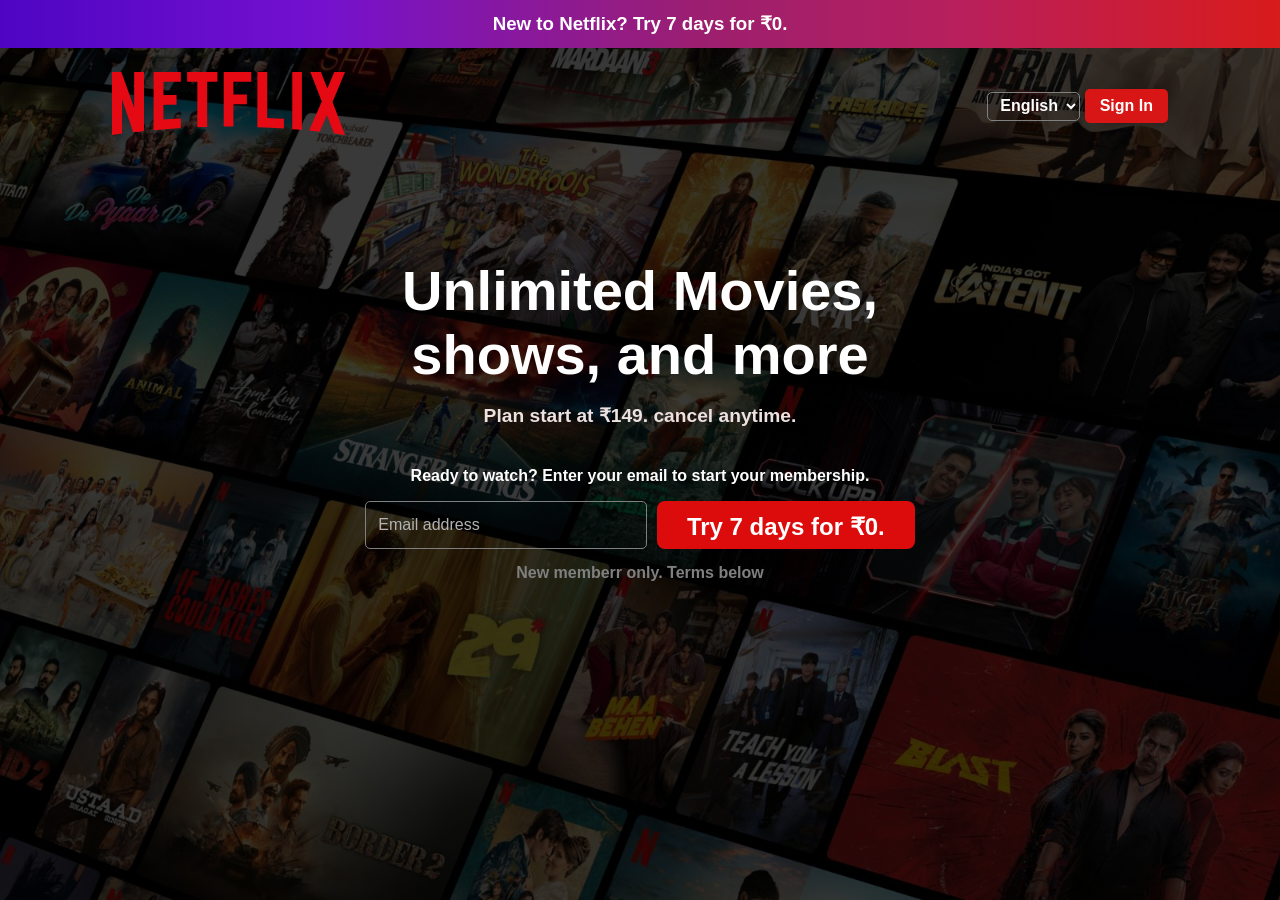
<file: 02-Netflix-Landing-Page-Clone/index.html>
<!DOCTYPE html>
<html lang="en">
<head>
    <meta charset="UTF-8">
    <meta name="viewport" content="width=device-width, initial-scale=1.0">
    <title>Netflix Landing Page Clone</title>
    <link rel="stylesheet" href="style.css">
</head>
<body>
    <div class="hero-section">
        <div class="premium-banner"><h3>New to Netflix? Try 7 days for ₹0.</h3></div>

        <nav class="navbar">

            <div class="logo">
                <img src="Netflix-logo.svg" alt="">
            </div>

            <div class="nav-right">
                <select>
                <option value="English">English</option>
                <option value="Hindi">Hindi</option>
            </select>

            <button>Sign In </button>
            </div>
        </nav>

        <div class="hero-info">
            <h1>Unlimited Movies,</h1>
            <h1>shows, and more</h1>

            <h4>Plan start at ₹149. cancel anytime.</h4>
            <p>Ready to watch? Enter your email to start your membership.</p>        
        </div>
        
        <div class="email-section">
            <input type="email" placeholder="Email address">
            <button class="try">Try 7 days for ₹0.</button>
        </div>
        <p class="footer-note">New memberr only. Terms below</p>
    </div>
    
</body>
</html>
</file>
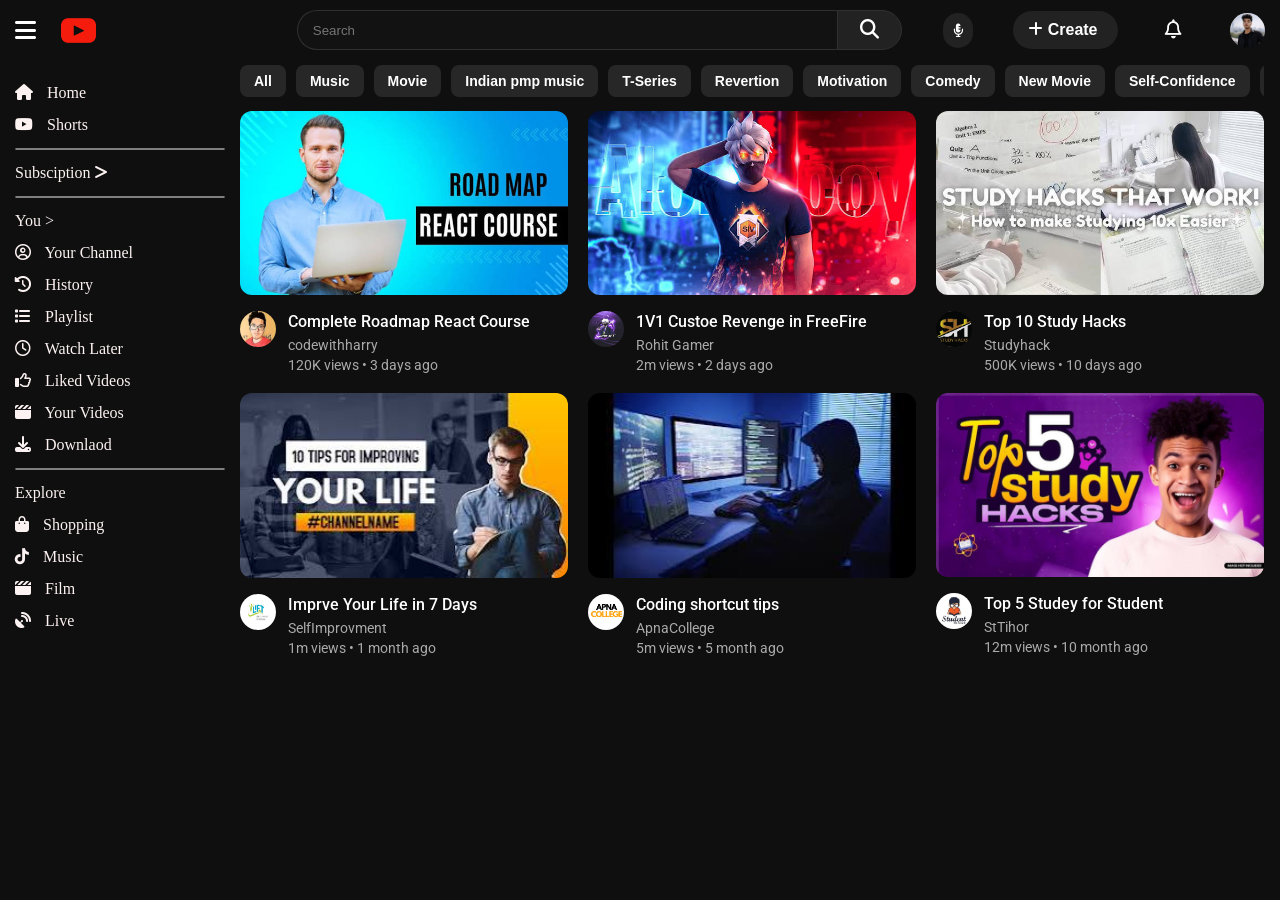
<file: 03-youtube-homepage-clone/index.html>
<!DOCTYPE html>
<html lang="en">

<head>
    <meta charset="UTF-8">
    <meta name="viewport" content="width=device-width, initial-scale=1.0">
    <link rel="stylesheet" href="https://cdnjs.cloudflare.com/ajax/libs/font-awesome/6.7.2/css/all.min.css">
    <link href="https://fonts.googleapis.com/css2?family=Roboto:wght@300;400;500;700&display=swap" rel="stylesheet">
    <link rel="stylesheet" href="style.css">
    <title>Youtube-Homepage</title>
</head>

<body>
    <nav class="navbar">

        <div class="logo">
            <i class="fa-solid fa-bars"></i>
            <img src="images/youtube-logo.png" alt="" class="youtube-logo">
        </div>

        <div class="search-box">

            <input type="text" placeholder="Search">
            <button class="search-btn">
                <i class="fa-solid fa-magnifying-glass"></i>
            </button>

        </div>
        <button class="mic-btn">

            <i class="fa-solid fa-microphone-lines"></i>
        </button>
        <button class="create-btn">
            <i class="fa-solid fa-plus"></i> Create
        </button>
        <button class="bell-btn">
            <i class="fa-regular fa-bell"></i>
        </button>
        <img src="images/profile-logo.jpg" alt="" class="profile-logo">
    </nav>
    <div class="main-container">
        <section class="left-section">
            <p><i class="fa-solid fa-house"></i> Home</p>
            <p><i class="fa-brands fa-youtube"></i> Shorts</p>
            <p class="line"></p>
            <p>Subsciption <i class="fa-solid fa-greater-than"></i></p>
            <p class="line"></p>
            <p>You > </p>
            <p><i class="fa-regular fa-circle-user"></i> Your Channel</p>
            <p><i class="fa-solid fa-clock-rotate-left"></i> History</p>
            <p><i class="fa-solid fa-list"></i> Playlist</p>
            <p><i class="fa-regular fa-clock"></i> Watch Later</p>
            <p><i class="fa-regular fa-thumbs-up"></i> Liked Videos</p>
            <p><i class="fa-solid fa-clapperboard"></i> Your Videos</p>
            <p><i class="fa-solid fa-download"></i> Downlaod</p>
            <p class="line"></p>
            <p>Explore</p>
            <p><i class="fa-solid fa-bag-shopping"></i> Shopping</p>
            <p><i class="fa-brands fa-tiktok"></i> Music</p>
            <p><i class="fa-solid fa-clapperboard"></i> Film</p>
            <p><i class="fa-solid fa-satellite-dish"></i> Live</p>
        </section>


        <section class="right-section">

            <div class="buttons">
                <button class="btn">All</button>
                <button class="btn">Music</button>
                <button class="btn">Movie</button>
                <button class="btn">Indian pmp music</button>
                <button class="btn">T-Series</button>
                <button class="btn">Revertion</button>
                <button class="btn">Motivation</button>
                <button class="btn">Comedy</button>
                <button class="btn">New Movie</button>
                <button class="btn">Self-Confidence</button>
                <button class="btn">Recently Upload</button>
                <button class="btn">New to you</button>
            </div>


            <div class="video-container">

                <div class="video-card">

                    <img src="images/thumbnail1.jpg" class="thumbnail">

                    <div class="video-info">

                        <img src="images/channel1.jpg" class="channel-logo">

                        <div class="video-details">

                            <h4>Complete Roadmap React Course</h4>

                            <p>codewithharry</p>

                            <p>120K views • 3 days ago</p>

                        </div>

                    </div>

                </div>
                <div class="video-card">

                    <img src="images/thumbnail2.jpg" class="thumbnail">

                    <div class="video-info">

                        <img src="images/channel2.jpg" class="channel-logo">

                        <div class="video-details">

                            <h4>1V1 Custoe Revenge in FreeFire</h4>

                            <p>Rohit Gamer</p>

                            <p>2m views • 2 days ago</p>

                        </div>

                    </div>

                </div>
                <div class="video-card">

                    <img src="images/thumbnail3.jpg" class="thumbnail">

                    <div class="video-info">

                        <img src="images/channel3.jpg" class="channel-logo">

                        <div class="video-details">

                            <h4>Top 10 Study Hacks</h4>

                            <p>Studyhack</p>

                            <p>500K views • 10 days ago</p>

                        </div>

                    </div>

                </div>
                <div class="video-card">

                    <img src="images/thumbnail4.jpg" class="thumbnail">

                    <div class="video-info">

                        <img src="images/channel4.jpg" class="channel-logo">

                        <div class="video-details">

                            <h4>Imprve Your Life in 7 Days</h4>

                            <p>SelfImprovment</p>

                            <p>1m views • 1 month ago</p>

                        </div>

                    </div>

                </div>
                <div class="video-card">

                    <img src="images/thumbnail5.jpg" class="thumbnail">

                    <div class="video-info">

                        <img src="images/channel5.png" class="channel-logo">

                        <div class="video-details">

                            <h4>Coding shortcut tips</h4>

                            <p>ApnaCollege</p>

                            <p>5m views • 5 month  ago</p>

                        </div>

                    </div>

                </div>
                <div class="video-card">

                    <img src="images/thumbnail6.jpg" class="thumbnail">

                    <div class="video-info">

                        <img src="images/channel6.jpg" class="channel-logo">

                        <div class="video-details">

                            <h4>Top 5 Studey for Student</h4>

                            <p>StTihor</p>

                            <p>12m views • 10 month ago</p>

                        </div>

                    </div>

                </div>
            </div>

        </section>
    </div>

</body>

</html>
</file>
<file: 02-Netflix-Landing-Page-Clone/style.css>
* {
    margin: 0;
    padding: 0;
    box-sizing: border-box;
}

body {
    font-family: Arial, Helvetica, sans-serif;
    height: 100vh;
    background: rgb(242, 238, 238);
}

.hero-section {
    background-image:
        linear-gradient(rgba(0, 0, 0, 0.7), rgba(0, 0, 0, 0.7)),
        url("Netflix-background.jpg");
    background-size: cover;
    background-position: center;
    background-repeat: no-repeat;
    min-height: 100vh;

}

.premium-banner {
    display: flex;
    justify-content: center;
    align-items: center;
    height: 3rem;
    text-align: center;

    background: linear-gradient(90deg, #4e05c3 0%, #7411cf 25%, #9c1f6f 55%, #b81f5c 75%, #d81b1b 100%);
    color: white;
    cursor: pointer;
}

.premium-box h2 {
    font-family: Arial, Helvetica, sans-serif;
    font-weight: 600;
    color: white;

}

.navbar {
    display: flex;
    justify-content: space-between;
    align-items: center;
    margin: 1.5rem 7rem;
    background: transparent;
}

.logo img {
    height: 7vh;
    transition: 0.25s;
}

.logo img:hover {
    transform: scale(1.03);
}

.navbar select {
    font-weight: 600;
    background-color: none;
    border: 1.5px solid grey;
    border-radius: 5px;
    background: none;
    font-size: 1rem;
    padding: 3px 5px 5px 8px;
    color: white;
    transition: .2s;
}

.navbar select:hover {
    outline: 2px solid white;
}

.navbar select option {
    background-color: white;
    color: black;
}

.navbar option:hover {
    background-color: rgb(18, 136, 194);
}

.navbar button {
    padding: 8px 15px 8px 15px;
    font-family: Arial, Helvetica, sans-serif;
    font-weight: 700;
    border-radius: 5px;
    border: none;
    background-color: rgb(216, 22, 22);
    color: white;
    font-size: 1rem;
    cursor: pointer;
}

.navbar button:hover {
    background-color: rgb(201, 12, 12);
}

.navbar button:active {
    background-color: rgb(162, 2, 2);
}

.hero-info {
    display: flex;
    align-items: center;
    justify-content: center;
    flex-direction: column;
    color: white;
    margin-top: 7.5rem;
}

.hero-info h1 {
    font-size: 3.5rem;
    line-height: 1.15;
}

.hero-info h4 {
    font-size: 1.2rem;
    margin-top: 1rem;
    color: rgb(237, 225, 225);
}

.hero-info p {
    margin-top: 2.5rem;
    margin-bottom: 1rem;
    font-weight: 600;
}

.email-section {
    display: flex;
    justify-content: center;
    align-items: center;
}

.email-section input {
    height: 3rem;
    width: 22%;
    padding-left: 12px;
    background: none;
    border: 1px solid grey;
    border-radius: 5px;
    font-size: 1rem;
    font-weight: 700;
    margin-right: 10px;
    color: white;
    transition: all .25s ease;
}

.email-section input:focus {
    outline: 2px solid white;
    border-color: white;
}

.email-section input::placeholder {
    color: #b3b3b3;
    font-weight: 500;
}

.email-section button {
    height: 3rem;
    padding: 12px 30px;
    border-radius: 8px;
    color: white;
    background-color: rgb(221, 12, 12);
    border: none;
    font-size: 1.5rem;
    font-weight: 700;
    cursor: pointer;
    transition: all .25s ease;
}

.email-section button:hover {
    background: #c11119;
    transform: scale(1.02);
}

.email-section button:active {
    transform: scale(0.97);
}

.footer-note {
    color: grey;
    font-weight: 700;
    text-align: center;
    margin-top: 15px;
}


/* ==========================
      Tablet
========================== */

@media (max-width:900px){

.hero-info{
    width:80%;
}

.hero-info h1{
    font-size:2.7rem;
}

.navbar{
    margin:1.5rem 2rem;
}

}

/* ==========================
      Mobile
========================== */

@media (max-width:600px){

.navbar{
    margin:1rem;
}

.logo img{
    height:30px;
}

.hero-info{
    width:95%;
}

.hero-info h1{
    font-size:2rem;
    line-height:1.2;
}

.hero-info h4{
    font-size:1rem;
}

.hero-info p{
    margin:1rem 0;
}

.email-section{
    flex-direction:column;
    gap:12px;
}

.email-section input,
.email-section button{
    width:100%;
    max-width:450px;
}

}
</file>
<file: 03-youtube-homepage-clone/style.css>
* {
    margin: 0;
    padding: 0;
    box-sizing: border-box;
}

body {
    font-family: 'Roboto', sans-serif;
    background: #0f0f0f;
    color: white;
}

.navbar {
    display: flex;
    justify-content: space-between;
    align-items: center;
    margin: 10px 15px 15px 15px;
    color: white;
}

.logo {
    display: flex;
    align-items: center;
}

.logo i {
    font-size: 1.5rem;
}

.youtube-logo {
    height: 35px;
    width: 35px;
    margin-left: 25px;
    cursor: pointer;
}

.search-box {
    display: flex;
    align-items: center;
    margin-left: 10rem;
}

.search-box input {
    width: 540px;
    height: 40px;
    border: 1px solid #303030;
    border-right: none;
    border-radius: 20px 0 0 20px;
    background: #121212;
    color: white;
    padding-left: 15px;
}

.search-btn {
    width: 65px;
    height: 40px;
    border: 1px solid #303030;
    border-radius: 0 20px 20px 0;
    background: #222;
    color: white;
    cursor: pointer;
    font-size: 1.2rem;
}

.mic-btn {
    padding: 10px;
    border-radius: 22px;
    background: #222;
    color: white;
    border: none;
}

.create-btn {
    padding: 10px 20px 10px 15px;
    border: none;
    border-radius: 50px;
    background: #222;
    font-weight: 700;
    color: white;
    font-size: 1rem;
}

.bell-btn {
    font-size: 1.2rem;
    background: none;
    color: white;
    border: none;
    padding: 7px;
}

.bell-btn:hover {
    border-radius: 30px;
}

.profile-logo {
    height: 35px;
    border-radius: 50px;
    background: #222;
    cursor: pointer;
}

.main-container {
    display: flex;
    width: 100%;
    color: white;
}

.left-section {
    width: 240px;
    padding: 5px 15px 5px 15px;
    
}

.left-section p {
    margin-top: 14px;
    font-family: Cambria, Cochin, Georgia, Times, 'Times New Roman', serif;
    color: rgb(253 242 242);
    border-radius: 10px;
}

.left-section p:hover {
    background: #272727;
}

.line {
    border: 0.5px solid grey;
    font-weight: normal;
}

.left-section p i {
    padding-right: 10px;
}


.right-section {
    width: 80%;
}

.buttons{
    display: flex;
    gap: 10px;
    overflow-x: auto;
    white-space: nowrap;
}
.btn {
    background-color: #272727;
    color: white;
    border: none;
    border-radius: 8px;
    padding: 8px 14px;
    font-size: 14px;
    font-weight: 600;
    cursor: pointer;
    transition: 0.2s;
    margin-bottom: 14px;
}

button:hover {
    background-color: #3f3f3f;
    cursor: pointer;
}

.btn:focus {
    background-color: white;
    color: black;
    font-family: system-ui, -apple-system, BlinkMacSystemFont, 'Segoe UI', Roboto, Oxygen, Ubuntu, Cantarell, 'Open Sans', 'Helvetica Neue', sans-serif;
    font-weight: 600;
}

.video-container {
    display: grid;
    grid-template-columns: repeat(3, 1fr);
    gap: 20px;
}

.video-card {
    cursor: pointer;
    transition: 0.2s;
}

.video-card:hover {
    transform: scale(1.02);
}

.video-info {
    display: flex;
    margin-top: 12px;
}

.thumbnail {
    width: 100%;
    border-radius: 12px;
    cursor: pointer;
}


.channel-logo {
    width: 36px;
    height: 36px;
    border-radius: 50%;
    margin-right: 12px;

}

.video-details h4 {
    font-size: 16px;
    font-weight: 500;
    line-height: 22px;
}

.video-details p {
    font-size: 14px;
    color: #aaaaaa;
    margin-top: 4px;
}




@media (min-width:0px) and (max-width: 768px){


    .left-section{
        display: none;
    }

    .search-box{
        margin-left: 1rem;
    }

    .search-box input{
        width: 200px;
    }

    .create-btn {
    padding: 5px 10px 5px 10px;
    }

    .right-section{
        width: 100%;
    }

    .btn{
        padding: 4px 7px;
        font-size: 12px;
    }

    .video-container{
        grid-template-columns: repeat(1, 1fr);
    }
    .video-card{
        width: 100vw;
    }

}
</file>
